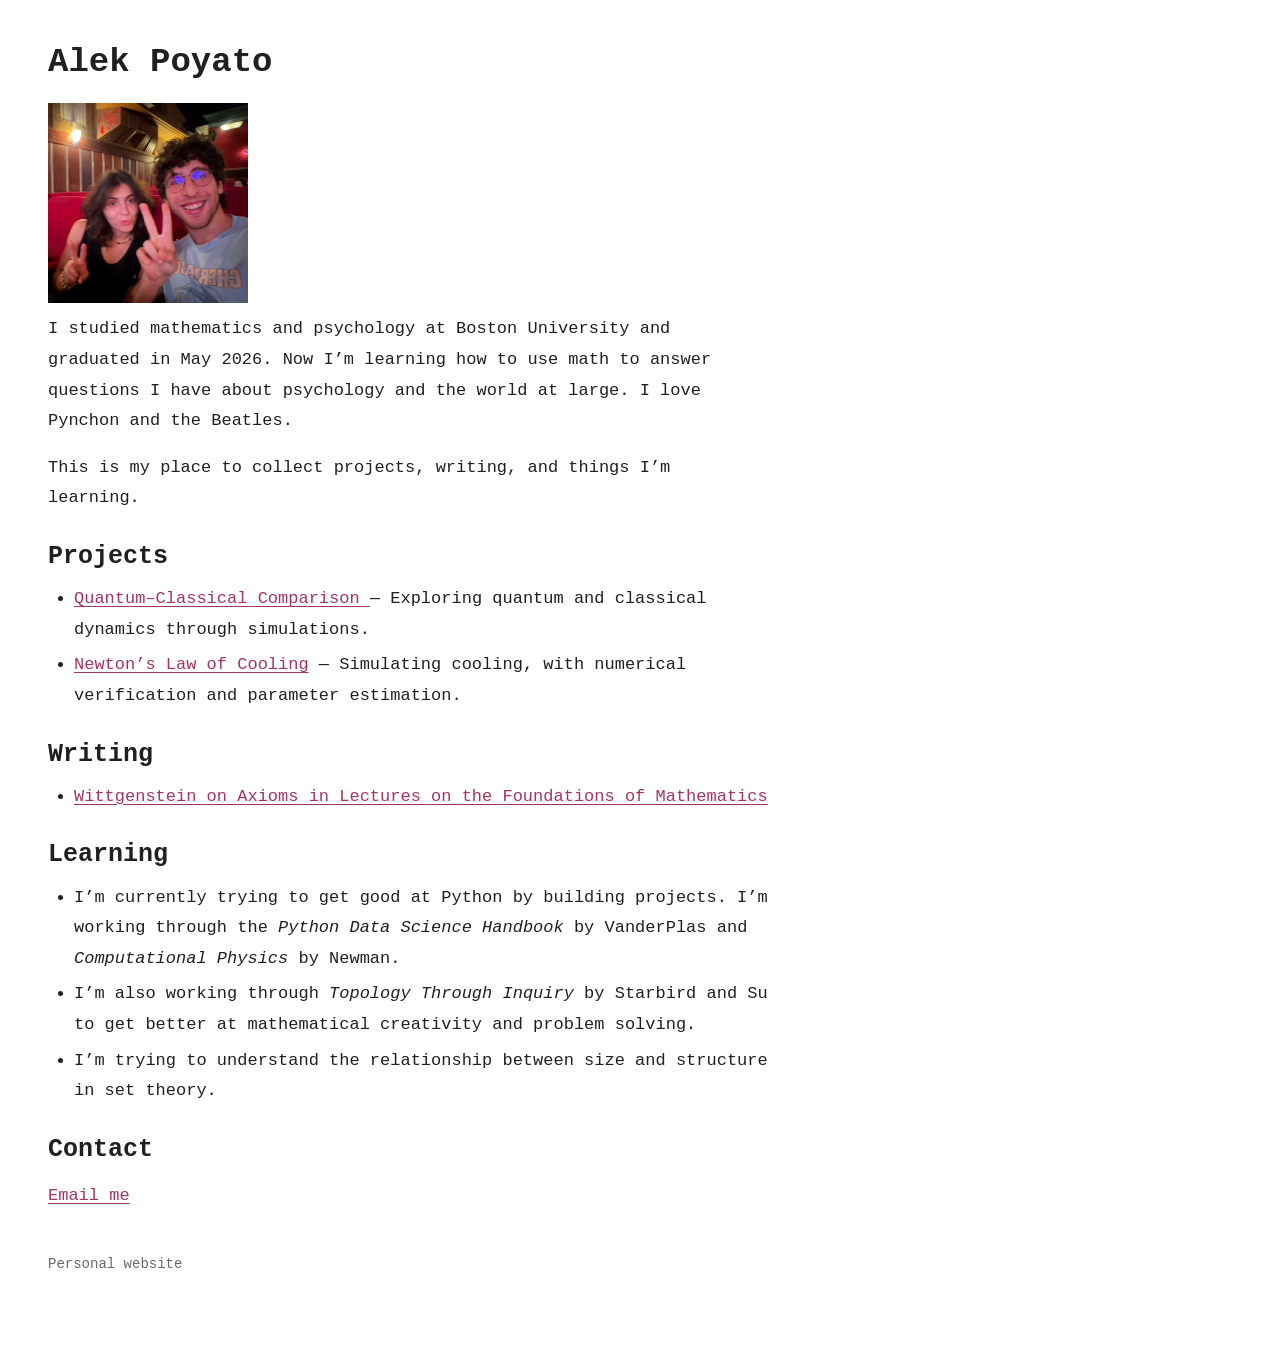
<file: index.html>
<!doctype html>
<html lang="en">
<head>
  <meta charset="utf-8">
  <meta name="viewport" content="width=device-width, initial-scale=1">
  <!-- This is the title shown in the browser tab. -->
  <title>Alek Poyato</title>
  <meta name="description" content="A personal website for projects, writing, and notes.">
  <link rel="stylesheet" href="style.css">
</head>
<body>
  <main>
    <!-- Replace the name and paragraphs with your own introduction. -->
    <h1>Alek Poyato</h1>
    <img
      src="images/profile.jpeg"
      alt="A photo of me"
      style="width: 200px; max-width: 100%; height: auto;"
    >  
    <p>I studied mathematics and psychology at Boston University and graduated in May 2026. Now I’m learning how to use math to answer questions I have about psychology and the world at large. I love Pynchon and the Beatles.</p>
    <p>This is my place to collect projects, writing, and things I’m learning.</p>

    <section>
      <h2>Projects</h2>
      <!-- Each <li> ... </li> adds one item to this list. -->
      <ul>
        <li>
          <a href="https://github.com/alekpoyato/qm-classical">
            Quantum–Classical Comparison
          </a>
          — Exploring quantum and classical dynamics through simulations.
        </li>
        <li>
          <a href="https://github.com/alekpoyato/cooling_simulation">Newton’s Law of Cooling</a>
          — Simulating cooling, with numerical verification and parameter estimation.
        </li>
      </ul>
    </section>

    <section>
      <h2>Writing</h2>
      <ul>
        <li><a href="writing/wittgenstein-axioms.html">Wittgenstein on Axioms in Lectures on the Foundations of Mathematics</a></li>
      </ul>
    </section>

    <section>
      <h2>Learning</h2>
      <ul>
        <li>I’m currently trying to get good at Python by building projects. I’m working through the <em>Python Data Science Handbook</em> by VanderPlas and <em>Computational Physics</em> by Newman.</li>
        <li>I’m also working through <em>Topology Through Inquiry</em> by Starbird and Su to get better at mathematical creativity and problem solving.</li>
        <li>I’m trying to understand the relationship between size and structure in set theory.</li>
      </ul>
    </section>

    <section>
      <h2>Contact</h2>
      <p><p><a href="mailto:alekpoyato@gmail.com">Email me</a></p></p>
    </section>
    <footer>Personal website</footer>
  </main>
</body>
</html>
</file>
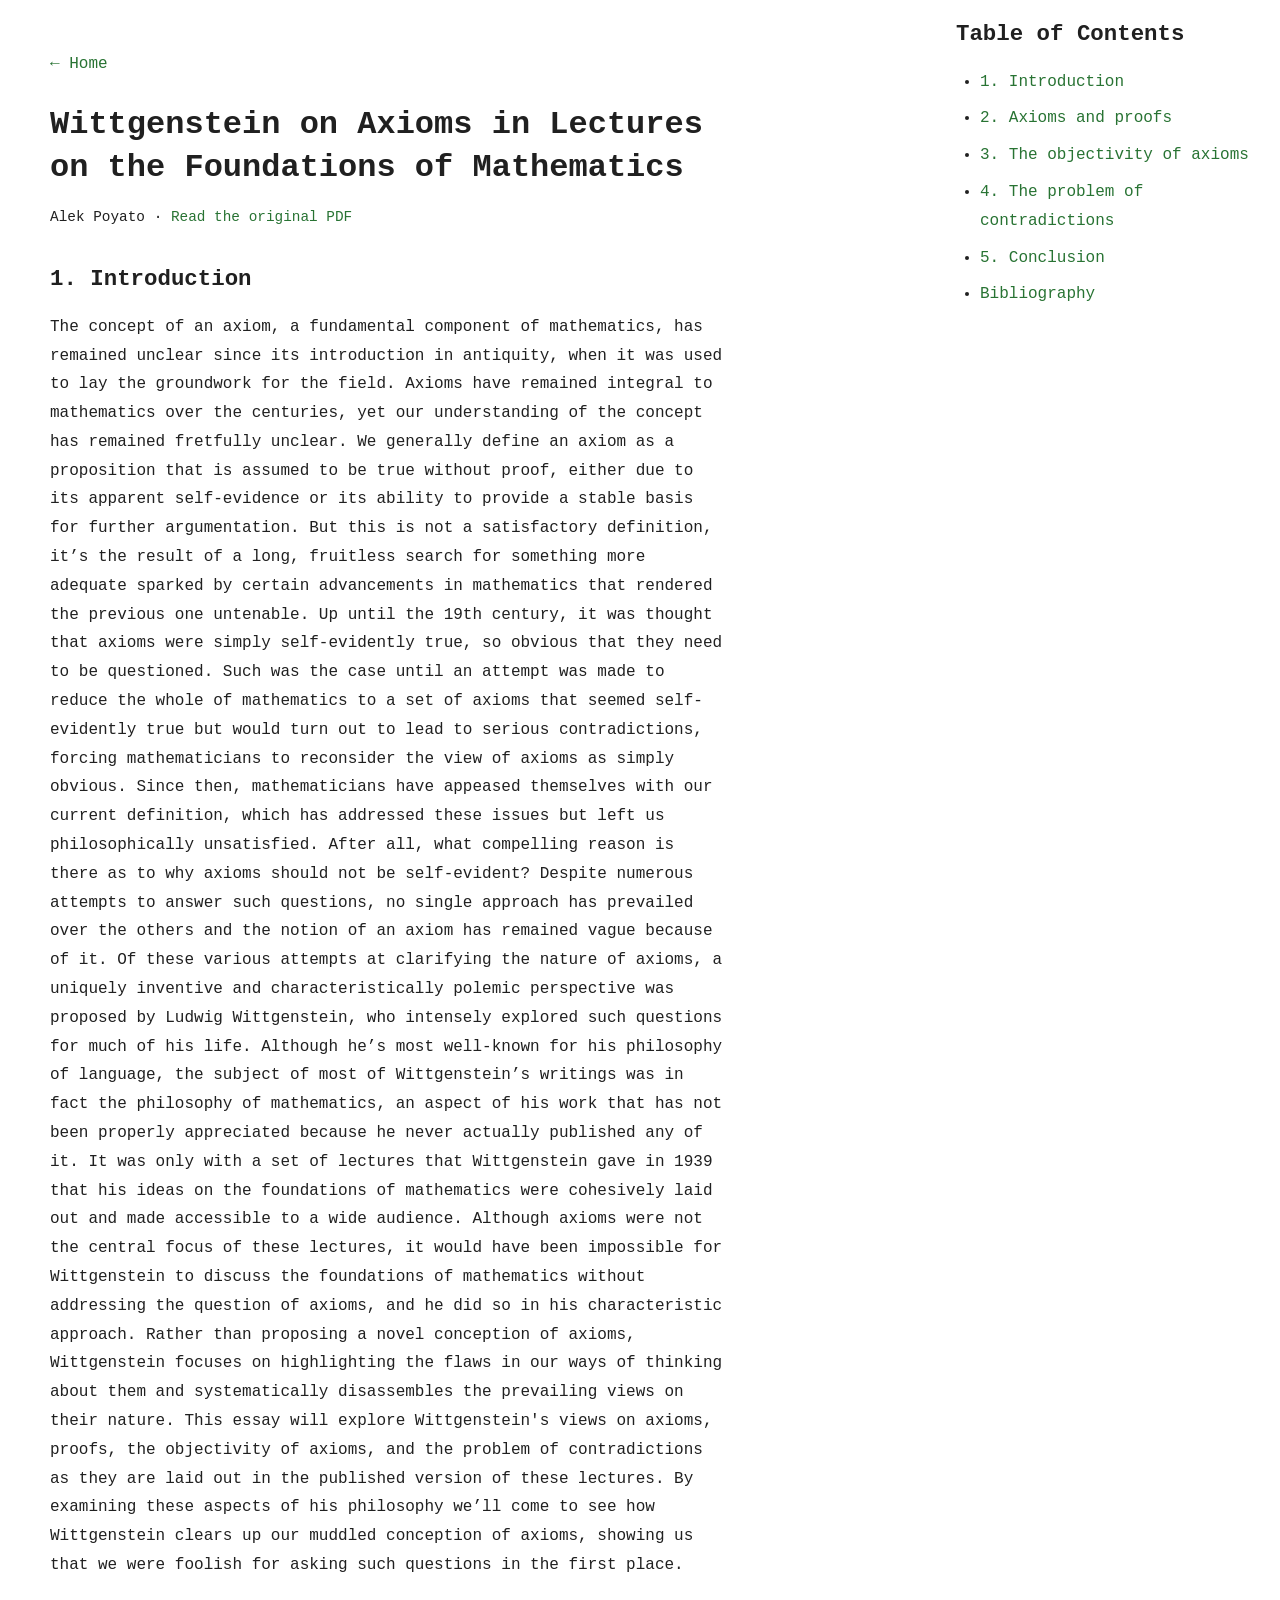
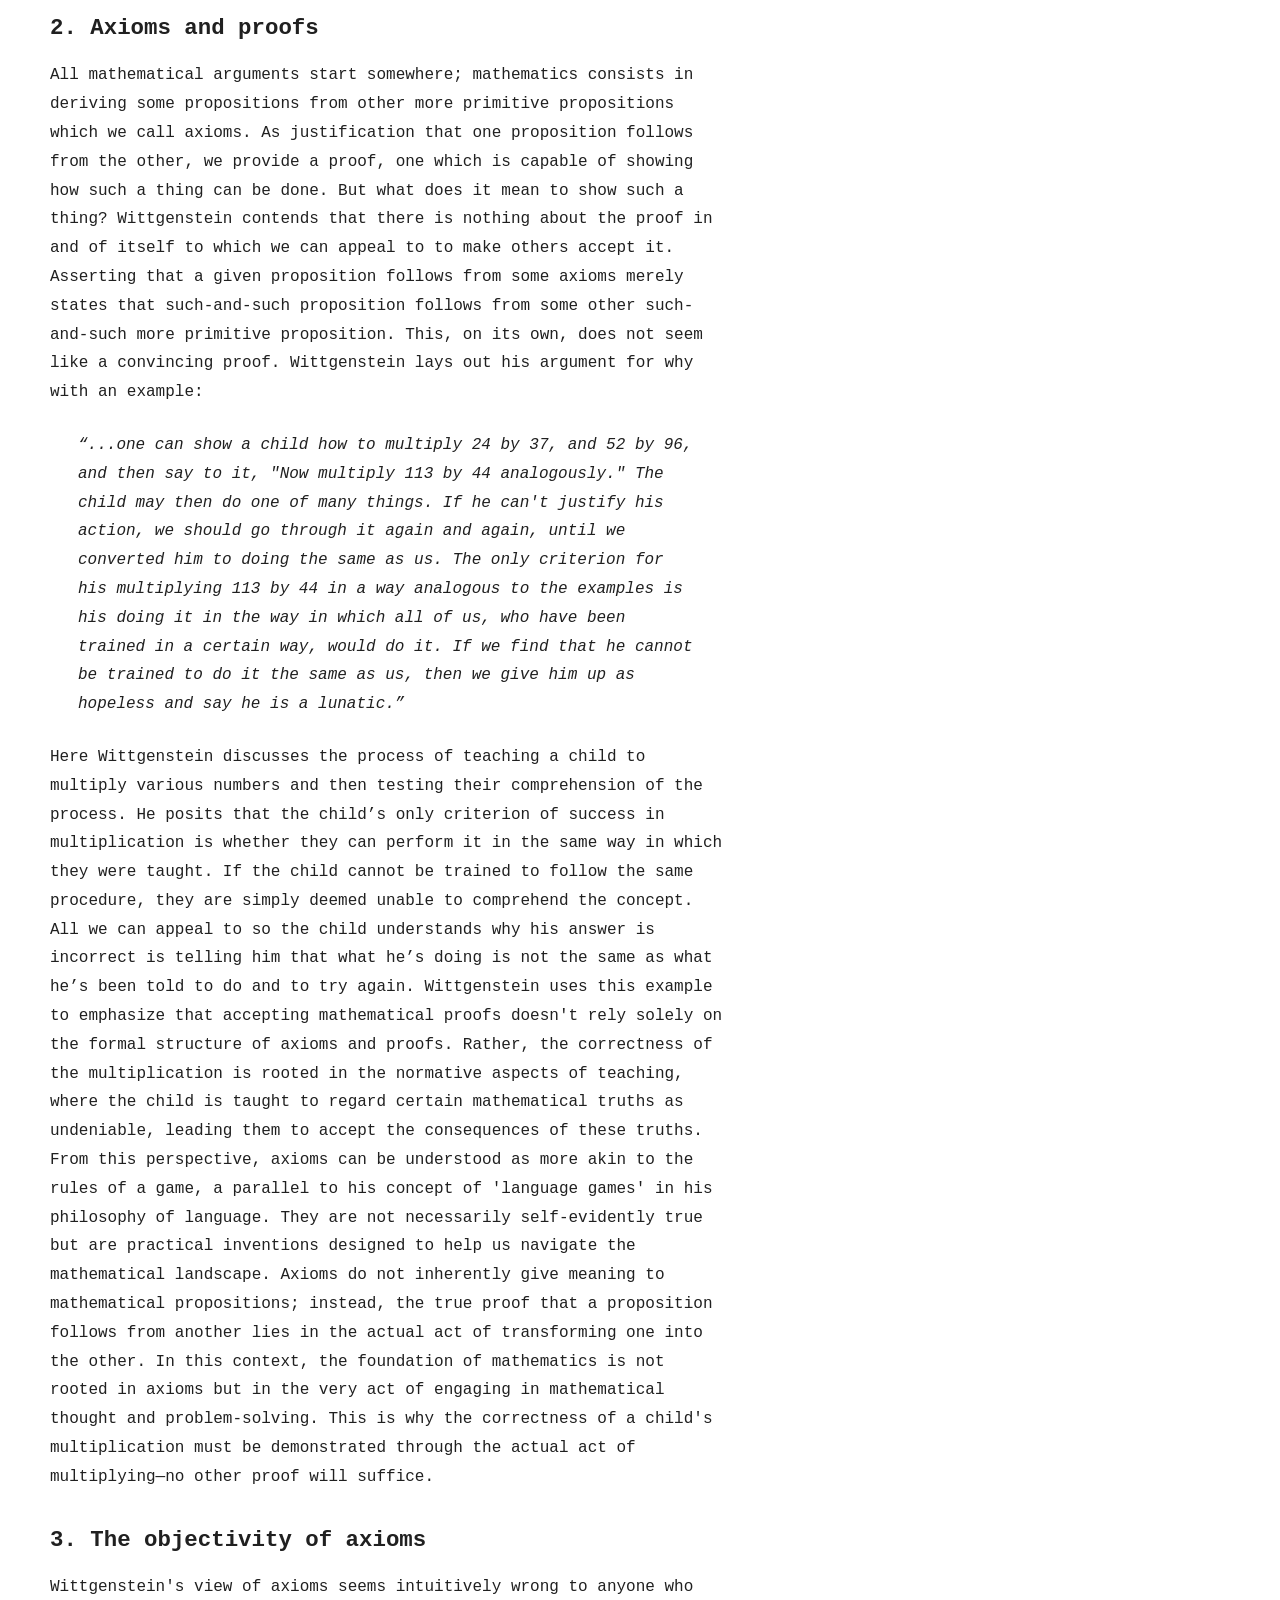
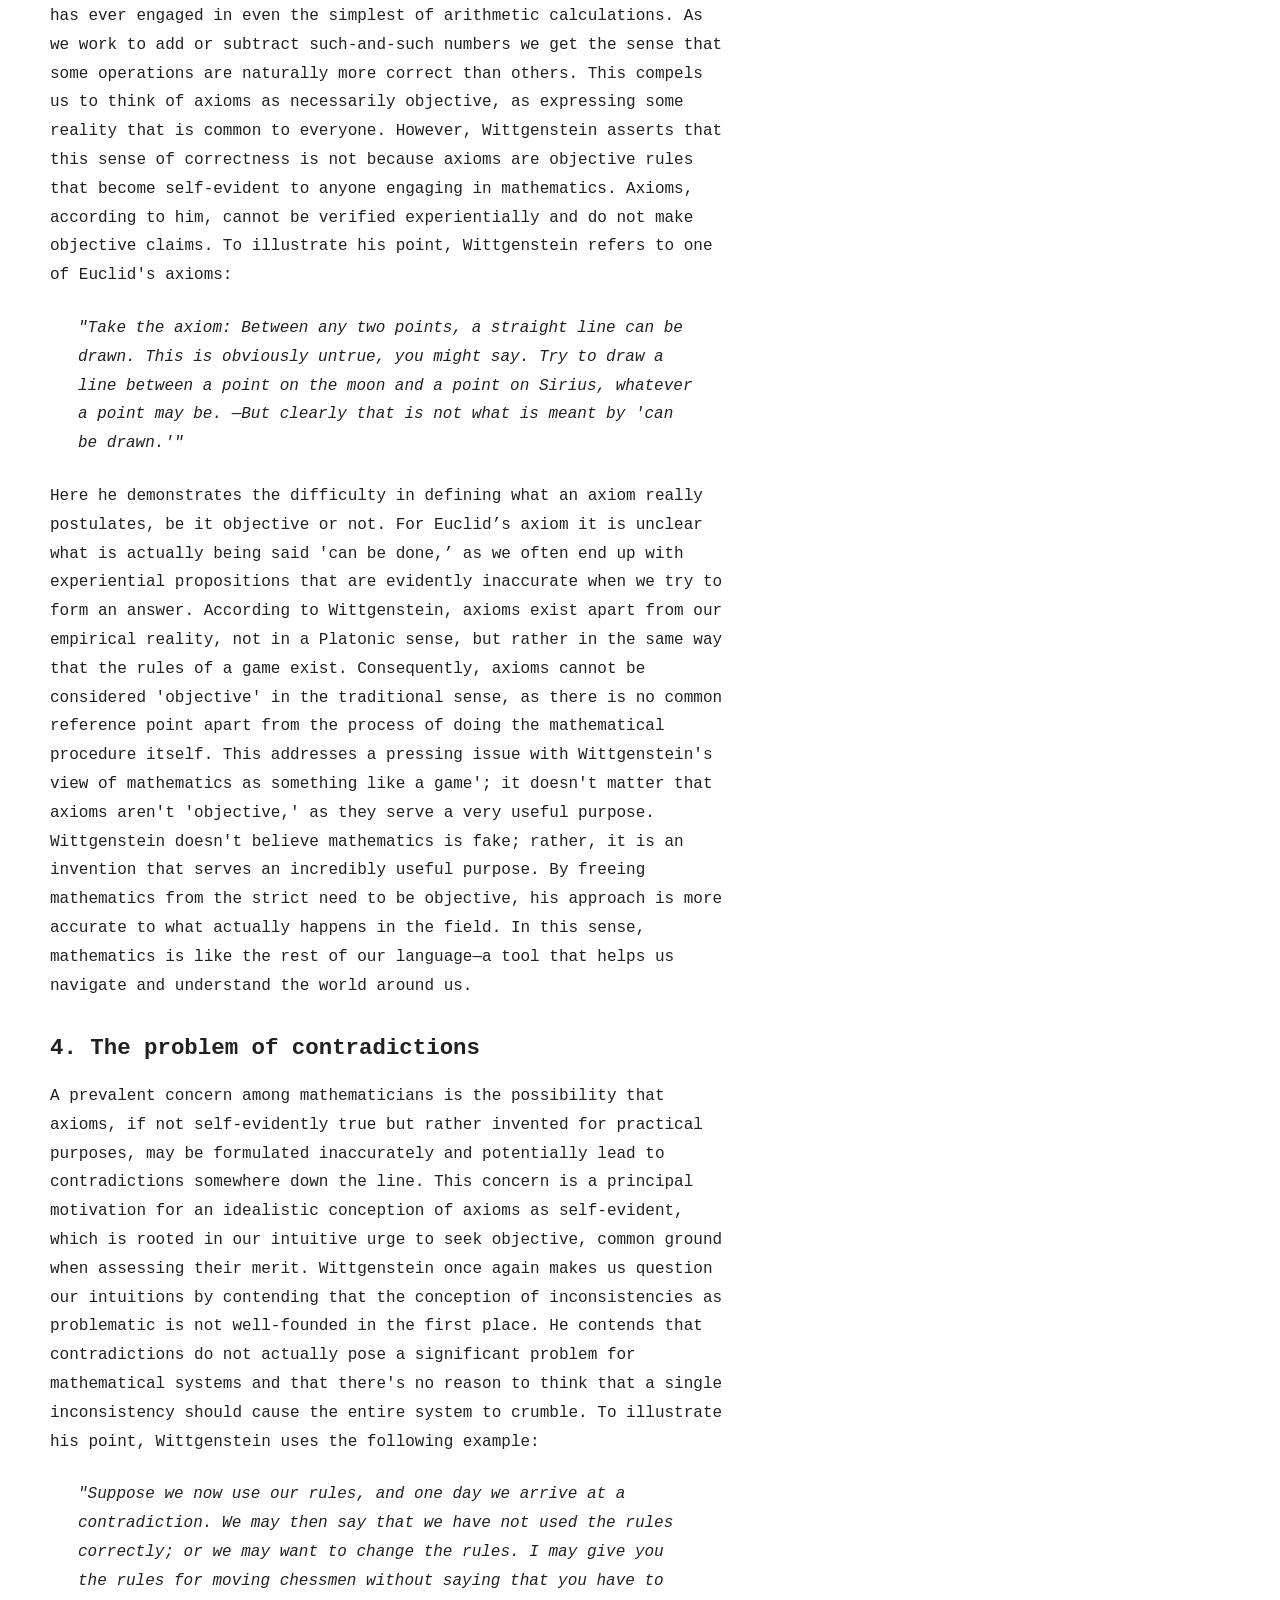
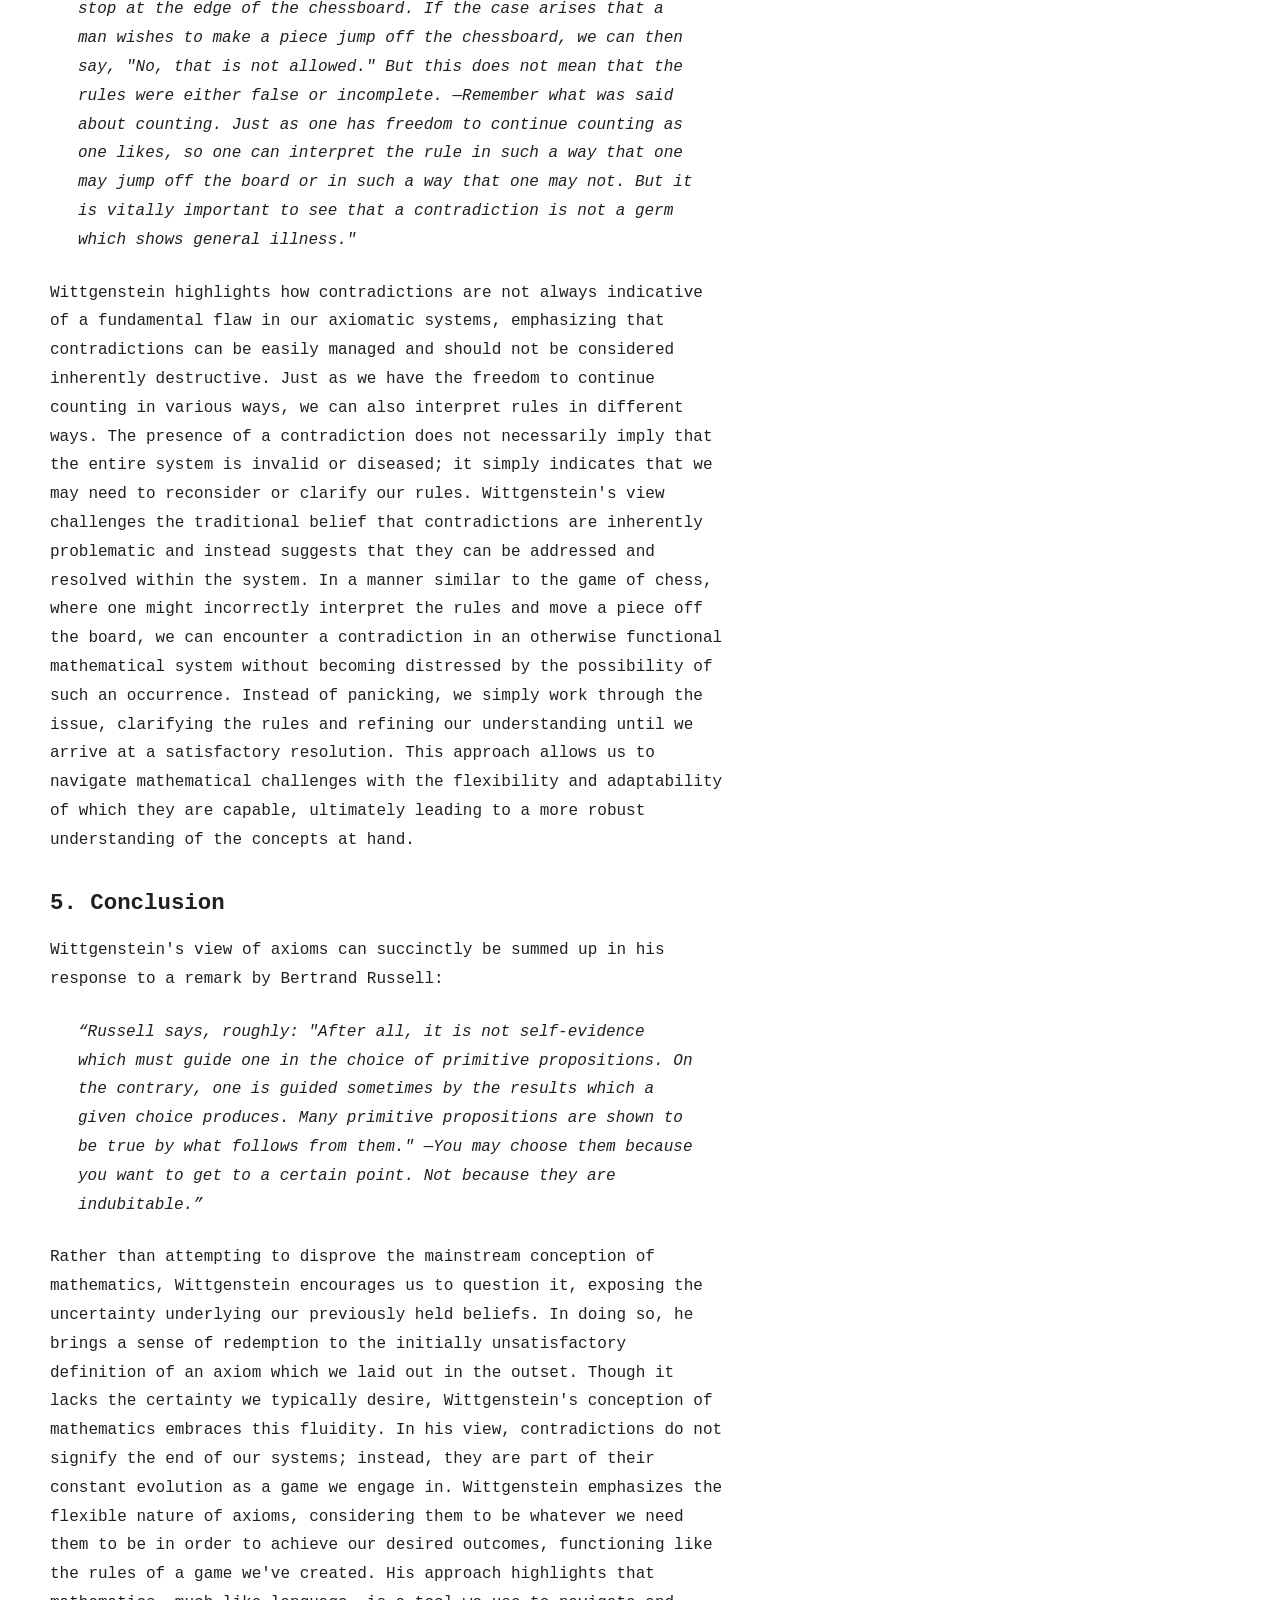
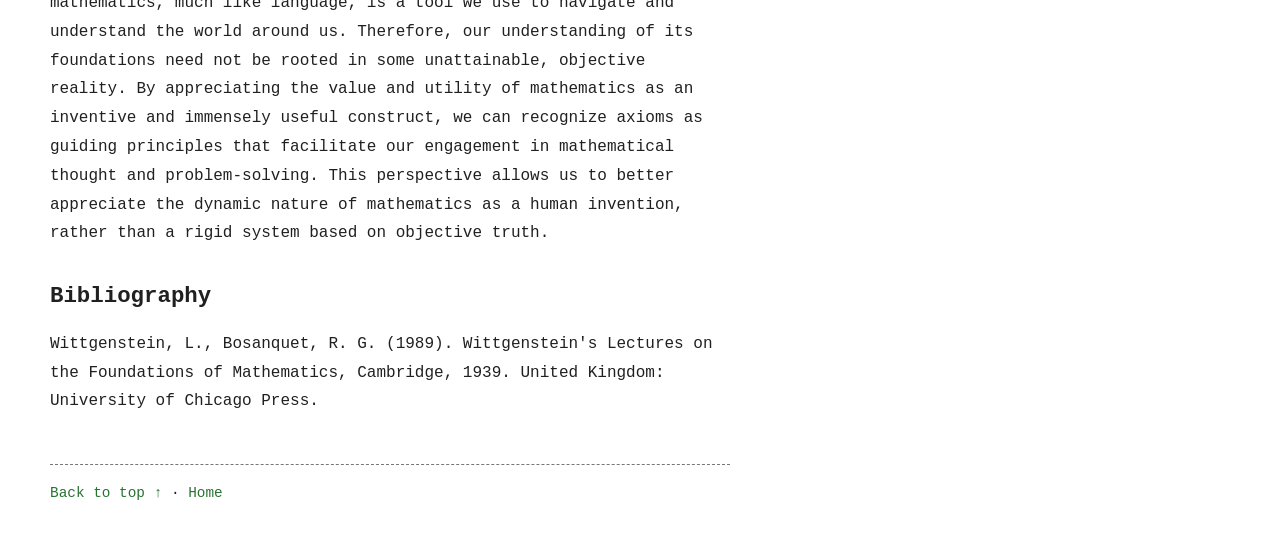
<file: writing/wittgenstein-axioms.html>
<!doctype html>
<html lang="en">
<head>
<meta charset="utf-8">
<meta name="viewport" content="width=device-width, initial-scale=1">
<title>Wittgenstein on Axioms in Lectures on the Foundations of Mathematics — Alek Poyato</title>
<meta name="author" content="Alek Poyato">
<meta name="description" content="A paper on Wittgenstein’s views of axioms, proofs, objectivity, and contradictions.">
<link rel="stylesheet" href="paper.css">
</head>
<body>
<header>
<a href="../index.html">← Home</a>
<h1>Wittgenstein on Axioms in Lectures on the Foundations of Mathematics</h1>
<p class="byline">Alek Poyato · <a href="wittgenstein-axioms.pdf">Read the original PDF</a></p>
</header>
<nav aria-label="Table of contents">
<h2>Table of Contents</h2>
<ul>
<li><a href="#introduction">1. Introduction</a></li>
<li><a href="#axioms-and-proofs">2. Axioms and proofs</a></li>
<li><a href="#objectivity">3. The objectivity of axioms</a></li>
<li><a href="#contradictions">4. The problem of contradictions</a></li>
<li><a href="#conclusion">5. Conclusion</a></li>
<li><a href="#bibliography">Bibliography</a></li>
</ul>
</nav>
<main>
<article>
<section id="introduction">
<h2>1. Introduction</h2>
<p>The concept of an axiom, a fundamental component of mathematics, has remained unclear since its introduction in antiquity, when it was used to lay the groundwork for the field. Axioms have remained integral to mathematics over the centuries, yet our understanding of the concept has remained fretfully unclear. We generally define an axiom as a proposition that is assumed to be true without proof, either due to its apparent self-evidence or its ability to provide a stable basis for further argumentation. But this is not a satisfactory definition, it’s the result of a long, fruitless search for something more adequate sparked by certain advancements in mathematics that rendered the previous one untenable. Up until the 19th century, it was thought that axioms were simply self-evidently true, so obvious that they need to be questioned. Such was the case until an attempt was made to reduce the whole of mathematics to a set of axioms that seemed self-evidently true but would turn out to lead to serious contradictions, forcing mathematicians to reconsider the view of axioms as simply obvious. Since then, mathematicians have appeased themselves with our current definition, which has addressed these issues but left us philosophically unsatisfied. After all, what compelling reason is there as to why axioms should not be self-evident? Despite numerous attempts to answer such questions, no single approach has prevailed over the others and the notion of an axiom has remained vague because of it. Of these various attempts at clarifying the nature of axioms, a uniquely inventive and characteristically polemic perspective was proposed by Ludwig Wittgenstein, who intensely explored such questions for much of his life. Although he’s most well-known for his philosophy of language, the subject of most of Wittgenstein’s writings was in fact the philosophy of mathematics, an aspect of his work that has not been properly appreciated because he never actually published any of it. It was only with a set of lectures that Wittgenstein gave in 1939 that his ideas on the foundations of mathematics were cohesively laid out and made accessible to a wide audience. Although axioms were not the central focus of these lectures, it would have been impossible for Wittgenstein to discuss the foundations of mathematics without addressing the question of axioms, and he did so in his characteristic approach. Rather than proposing a novel conception of axioms, Wittgenstein focuses on highlighting the flaws in our ways of thinking about them and systematically disassembles the prevailing views on their nature. This essay will explore Wittgenstein&#x27;s views on axioms, proofs, the objectivity of axioms, and the problem of contradictions as they are laid out in the published version of these lectures. By examining these aspects of his philosophy we’ll come to see how Wittgenstein clears up our muddled conception of axioms, showing us that we were foolish for asking such questions in the first place.</p>
</section>
<section id="axioms-and-proofs">
<h2>2. Axioms and proofs</h2>
<p>All mathematical arguments start somewhere; mathematics consists in deriving some propositions from other more primitive propositions which we call axioms. As justification that one proposition follows from the other, we provide a proof, one which is capable of showing how such a thing can be done. But what does it mean to show such a thing? Wittgenstein contends that there is nothing about the proof in and of itself to which we can appeal to to make others accept it. Asserting that a given proposition follows from some axioms merely states that such-and-such proposition follows from some other such-and-such more primitive proposition. This, on its own, does not seem like a convincing proof. Wittgenstein lays out his argument for why with an example:</p>

<blockquote><p>“...one can show a child how to multiply 24 by 37, and 52 by 96, and then say to it, &quot;Now multiply 113 by 44 analogously.&quot; The child may then do one of many things. If he can&#x27;t justify his action, we should go through it again and again, until we converted him to doing the same as us. The only criterion for his multiplying 113 by 44 in a way analogous to the examples is his doing it in the way in which all of us, who have been trained in a certain way, would do it. If we find that he cannot be trained to do it the same as us, then we give him up as hopeless and say he is a lunatic.”</p></blockquote>

<p>Here Wittgenstein discusses the process of teaching a child to multiply various numbers and then testing their comprehension of the process. He posits that the child’s only criterion of success in multiplication is whether they can perform it in the same way in which they were taught. If the child cannot be trained to follow the same procedure, they are simply deemed unable to comprehend the concept. All we can appeal to so the child understands why his answer is incorrect is telling him that what he’s doing is not the same as what he’s been told to do and to try again. Wittgenstein uses this example to emphasize that accepting mathematical proofs doesn&#x27;t rely solely on the formal structure of axioms and proofs. Rather, the correctness of the multiplication is rooted in the normative aspects of teaching, where the child is taught to regard certain mathematical truths as undeniable, leading them to accept the consequences of these truths. From this perspective, axioms can be understood as more akin to the rules of a game, a parallel to his concept of &#x27;language games&#x27; in his philosophy of language. They are not necessarily self-evidently true but are practical inventions designed to help us navigate the mathematical landscape. Axioms do not inherently give meaning to mathematical propositions; instead, the true proof that a proposition follows from another lies in the actual act of transforming one into the other. In this context, the foundation of mathematics is not rooted in axioms but in the very act of engaging in mathematical thought and problem-solving. This is why the correctness of a child&#x27;s multiplication must be demonstrated through the actual act of multiplying—no other proof will suffice.</p>
</section>
<section id="objectivity">
<h2>3. The objectivity of axioms</h2>
<p>Wittgenstein&#x27;s view of axioms seems intuitively wrong to anyone who has ever engaged in even the simplest of arithmetic calculations. As we work to add or subtract such-and-such numbers we get the sense that some operations are naturally more correct than others. This compels us to think of axioms as necessarily objective, as expressing some reality that is common to everyone. However, Wittgenstein asserts that this sense of correctness is not because axioms are objective rules that become self-evident to anyone engaging in mathematics. Axioms, according to him, cannot be verified experientially and do not make objective claims. To illustrate his point, Wittgenstein refers to one of Euclid&#x27;s axioms:</p>

<blockquote><p>&quot;Take the axiom: Between any two points, a straight line can be drawn. This is obviously untrue, you might say. Try to draw a line between a point on the moon and a point on Sirius, whatever a point may be. —But clearly that is not what is meant by &#x27;can be drawn.&#x27;&quot;</p></blockquote>

<p>Here he demonstrates the difficulty in defining what an axiom really postulates, be it objective or not. For Euclid’s axiom it is unclear what is actually being said &#x27;can be done,’ as we often end up with experiential propositions that are evidently inaccurate when we try to form an answer. According to Wittgenstein, axioms exist apart from our empirical reality, not in a Platonic sense, but rather in the same way that the rules of a game exist. Consequently, axioms cannot be considered &#x27;objective&#x27; in the traditional sense, as there is no common reference point apart from the process of doing the mathematical procedure itself. This addresses a pressing issue with Wittgenstein&#x27;s view of mathematics as something like a game&#x27;; it doesn&#x27;t matter that axioms aren&#x27;t &#x27;objective,&#x27; as they serve a very useful purpose. Wittgenstein doesn&#x27;t believe mathematics is fake; rather, it is an invention that serves an incredibly useful purpose. By freeing mathematics from the strict need to be objective, his approach is more accurate to what actually happens in the field. In this sense, mathematics is like the rest of our language—a tool that helps us navigate and understand the world around us.</p>
</section>
<section id="contradictions">
<h2>4. The problem of contradictions</h2>
<p>A prevalent concern among mathematicians is the possibility that axioms, if not self-evidently true but rather invented for practical purposes, may be formulated inaccurately and potentially lead to contradictions somewhere down the line. This concern is a principal motivation for an idealistic conception of axioms as self-evident, which is rooted in our intuitive urge to seek objective, common ground when assessing their merit. Wittgenstein once again makes us question our intuitions by contending that the conception of inconsistencies as problematic is not well-founded in the first place. He contends that contradictions do not actually pose a significant problem for mathematical systems and that there&#x27;s no reason to think that a single inconsistency should cause the entire system to crumble. To illustrate his point, Wittgenstein uses the following example:</p>

<blockquote><p>&quot;Suppose we now use our rules, and one day we arrive at a contradiction. We may then say that we have not used the rules correctly; or we may want to change the rules. I may give you the rules for moving chessmen without saying that you have to stop at the edge of the chessboard. If the case arises that a man wishes to make a piece jump off the chessboard, we can then say, &quot;No, that is not allowed.&quot; But this does not mean that the rules were either false or incomplete. —Remember what was said about counting. Just as one has freedom to continue counting as one likes, so one can interpret the rule in such a way that one may jump off the board or in such a way that one may not. But it is vitally important to see that a contradiction is not a germ which shows general illness.&quot;</p></blockquote>

<p>Wittgenstein highlights how contradictions are not always indicative of a fundamental flaw in our axiomatic systems, emphasizing that contradictions can be easily managed and should not be considered inherently destructive. Just as we have the freedom to continue counting in various ways, we can also interpret rules in different ways. The presence of a contradiction does not necessarily imply that the entire system is invalid or diseased; it simply indicates that we may need to reconsider or clarify our rules. Wittgenstein&#x27;s view challenges the traditional belief that contradictions are inherently problematic and instead suggests that they can be addressed and resolved within the system. In a manner similar to the game of chess, where one might incorrectly interpret the rules and move a piece off the board, we can encounter a contradiction in an otherwise functional mathematical system without becoming distressed by the possibility of such an occurrence. Instead of panicking, we simply work through the issue, clarifying the rules and refining our understanding until we arrive at a satisfactory resolution. This approach allows us to navigate mathematical challenges with the flexibility and adaptability of which they are capable, ultimately leading to a more robust understanding of the concepts at hand.</p>
</section>
<section id="conclusion">
<h2>5. Conclusion</h2>
<p>Wittgenstein&#x27;s view of axioms can succinctly be summed up in his response to a remark by Bertrand Russell:</p>

<blockquote><p>“Russell says, roughly: &quot;After all, it is not self-evidence which must guide one in the choice of primitive propositions. On the contrary, one is guided sometimes by the results which a given choice produces. Many primitive propositions are shown to be true by what follows from them.&quot; —You may choose them because you want to get to a certain point. Not because they are indubitable.”</p></blockquote>

<p>Rather than attempting to disprove the mainstream conception of mathematics, Wittgenstein encourages us to question it, exposing the uncertainty underlying our previously held beliefs. In doing so, he brings a sense of redemption to the initially unsatisfactory definition of an axiom which we laid out in the outset. Though it lacks the certainty we typically desire, Wittgenstein&#x27;s conception of mathematics embraces this fluidity. In his view, contradictions do not signify the end of our systems; instead, they are part of their constant evolution as a game we engage in. Wittgenstein emphasizes the flexible nature of axioms, considering them to be whatever we need them to be in order to achieve our desired outcomes, functioning like the rules of a game we&#x27;ve created. His approach highlights that mathematics, much like language, is a tool we use to navigate and understand the world around us. Therefore, our understanding of its foundations need not be rooted in some unattainable, objective reality. By appreciating the value and utility of mathematics as an inventive and immensely useful construct, we can recognize axioms as guiding principles that facilitate our engagement in mathematical thought and problem-solving. This perspective allows us to better appreciate the dynamic nature of mathematics as a human invention, rather than a rigid system based on objective truth.</p>
</section>
<section id="bibliography">
<h2>Bibliography</h2>
<p>Wittgenstein, L., Bosanquet, R. G. (1989). Wittgenstein&#x27;s Lectures on the Foundations of Mathematics, Cambridge, 1939. United Kingdom: University of Chicago Press.</p>
</section>
</article>
</main>
<footer><a href="#">Back to top ↑</a> · <a href="../index.html">Home</a></footer>
</body>
</html>
</file>
<file: style.css>
:root {
  --background: #ffffff;
  --text: #202020;
  --link: #a33660;
  --muted: #686868;
  --page-width: 720px;
}

* { box-sizing: border-box; }

body {
  margin: 0;
  padding: 42px 48px;
  background: var(--background);
  color: var(--text);
  font-family: 'Monaco', monospace;
  font-size: 17px;
  line-height: 1.8;
}

main { max-width: var(--page-width); }
h1 { margin: 0 0 20px; font-size: 34px; line-height: 1.2; }
h2 { margin: 27px 0 12px; font-size: 25px; line-height: 1.25; }
p { margin: 0 0 16px; }
ul { padding-left: 26px; margin: 0 0 16px; }
li { margin: 5px 0; }
li ul { margin: 5px 0; }
a { color: var(--link); text-underline-offset: 3px; }
a:hover { text-decoration-thickness: 2px; }
a:focus-visible { outline: 2px solid var(--link); outline-offset: 4px; }
footer { margin-top: 40px; font-size: 14px; color: var(--muted); }
.back { display: inline-block; margin-bottom: 26px; }
.note { color: var(--muted); font-style: italic; }

@media (max-width: 600px) {
  body { padding: 28px 22px; }
  h1 { font-size: 30px; }
}
</file>
<file: writing/paper.css>
/* Shared appearance for long-form writing pages. */
:root { color-scheme: light; }
* { box-sizing: border-box; }
html { scroll-padding-top: 24px; }
body { margin: 50px; max-width: 680px; font-family: 'Monaco', 'Menlo', 'Consolas', monospace; font-size: 16px; line-height: 1.8; color: #202020; background: #fff; overflow-wrap: break-word; }
h1 { font-size: 2em; line-height: 1.35; margin: 24px 0 16px; }
h2 { font-size: 1.4em; line-height: 1.5; margin: 32px 0 16px; }
p { margin: 0 0 24px; }
a, a:visited { color: #287333; text-decoration: none; }
a:hover { text-decoration: underline; }
a:focus-visible { outline: 2px solid #287333; outline-offset: 4px; }
.byline { font-size: .9em; }
blockquote { margin: 24px 28px; font-style: italic; }
nav { position: fixed; right: 24px; top: 18px; width: 300px; max-height: calc(100vh - 36px); overflow-y: auto; }
nav h2 { margin-top: 0; }
nav ul { padding-left: 24px; }
nav li { margin: 8px 0; }
footer { margin-top: 48px; padding-top: 16px; border-top: 1px dashed #777; font-size: .9em; }
@media (max-width: 1150px) { nav { position: static; width: auto; max-height: none; margin: 32px 0; } }
@media (max-width: 600px) { body { margin: 24px 20px; font-size: 15px; } h1 { font-size: 1.65em; } blockquote { margin: 24px 12px; } }
@media print { body { max-width: none; margin: 0; font-size: 11pt; } nav, footer, header > a, .byline a { display: none; } a { color: inherit; } }
</file>
